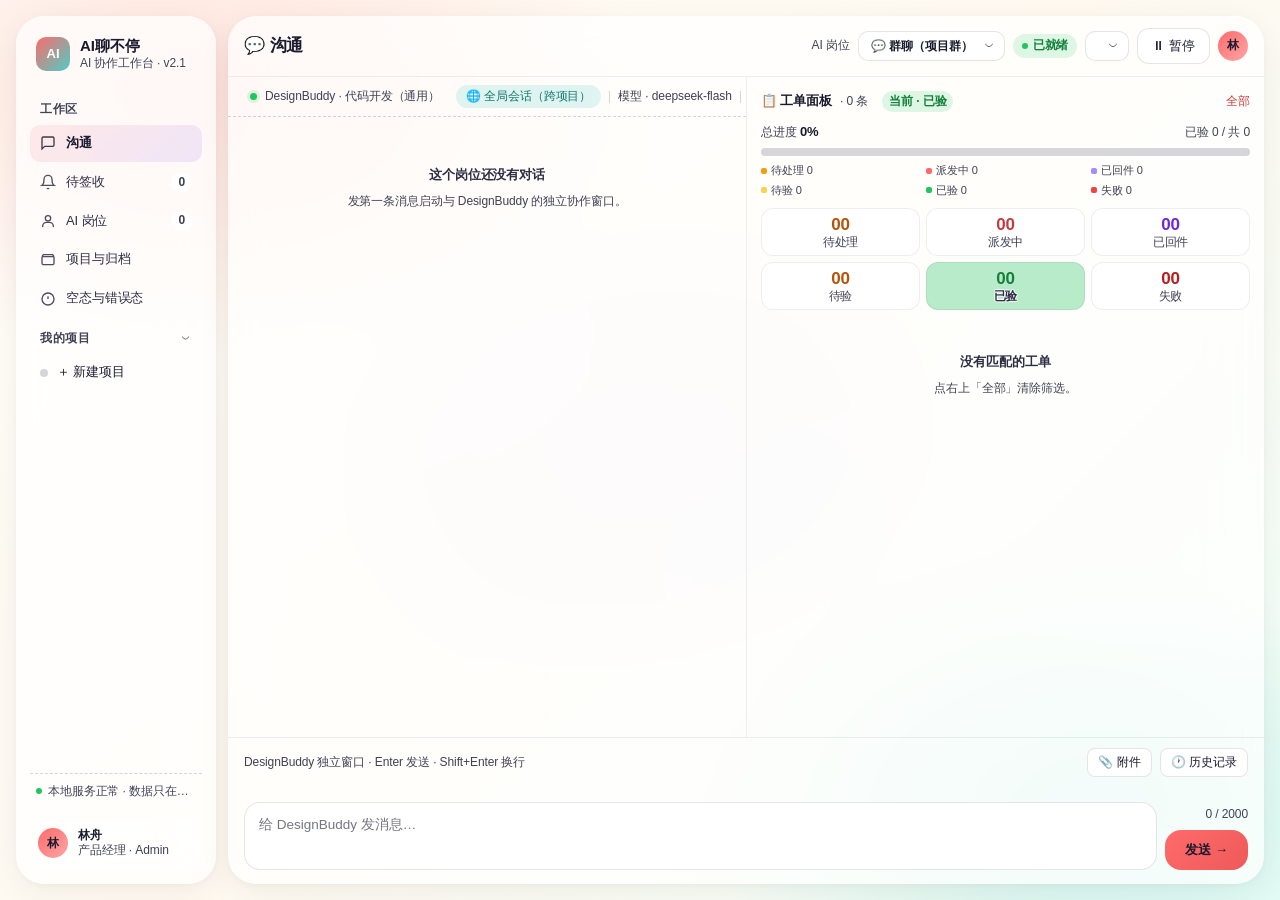
<file: web_flow/index.html>
﻿<!doctype html>
<html lang="zh-CN">
<head>
<meta charset="utf-8">
<meta name="viewport" content="width=device-width,initial-scale=1">
<title>AI聊不停 · AI 协作工作台</title>
<meta name="description" content="AI聊不停 · 群聊驱动的人机协作工作台（演示版，虚构数据）">
<link rel="stylesheet" href="theme.css">
<link rel="stylesheet" href="app.css">
</head>
<body>

<div class="app">
  <aside class="panel side" aria-label="侧边导航">
    <div class="brand">
      <div class="logo">AI</div>
      <div>
        <div class="nm">AI聊不停</div>
        <div class="sb">AI 协作工作台 · v2.1</div>
      </div>
    </div>
    <div class="nav" id="nav"></div>
    <div class="foot"><span class="d"></span><span class="tx">本地服务正常 · 数据只在本机</span></div>
    <div class="user-row">
      <div class="av">林</div>
      <div class="info">
        <div class="n">林舟</div>
        <div class="r">产品经理 · Admin</div>
      </div>
    </div>
  </aside>

  <main class="panel main" id="main"></main>
</div>

<div class="modal" id="modal"></div>
<div class="toast" id="toast" role="status" aria-live="polite"></div>

<script src="api.js?v=20261114-wkflow5"></script>
<script src="app.js?v=20261114-wkflow5"></script>
</body>
</html>
</file>
<file: web_flow/theme.css>
/* ===================================================================
   AI聊不停 · Organic Flow 主题层（前端版 v1 · 2026-11-13）
   -------------------------------------------------------------------
   来源：交付_20261113_UIUX改版/style.merged.css（v3.2~v3.9 收口结论已烘焙，
        不再需要 !important 覆盖层）
   约束：:root 外零十六进制；颜色 / 字号 / 圆角 / 阴影 / 间距均走变量。
   用法：<link rel="stylesheet" href="theme.css"> 本地同目录，离线可用。
   =================================================================== */
:root{
  /* ---- 底色 ---- */
  --white:#FFFFFF;
  --bg:#FFFEF7;
  --bg-alt:#FFF9F0;
  --bg-third:#F0FFF8;

  /* ---- 文本 ---- */
  --ink:#1A1A2E;
  --ink-2:#2D2D44;
  --ink-deep:#3C3C4A;
  --muted:#414154;

  /* ---- 品牌主色 ---- */
  --coral:#FF6B6B;
  --coral-hover:#EE5A5A;
  --coral-light:#FFA5A5;
  --coral-soft:rgba(255,107,107,.12);
  --coral-deep:#C43D3D;
  --teal:#4ECDC4;
  --teal-soft:rgba(78,205,196,.18);
  --teal-deep:#0F766E;
  --lavender:#A78BFA;
  --lavender-soft:rgba(167,139,250,.18);
  --violet-deep:#6D28D9;
  --peach:#FFE66D;
  --peach-soft:rgba(255,230,109,.25);

  /* ---- 语义色（浅底 + 深字一档）---- */
  --success:#22C55E;
  --success-soft:rgba(34,197,94,.15);
  --green-deep:#15803D;
  --warning:#F59E0B;
  --warning-soft:rgba(245,158,11,.18);
  --amber-deep:#B45309;
  --danger:#EF4444;
  --danger-soft:rgba(239,68,68,.15);
  --red-deep:#B91C1C;

  /* ---- 聊天气泡（加深珊瑚，保白字 5.4:1）---- */
  --bubble-1:#C24A4A;
  --bubble-2:#AD3B3B;

  /* ---- 面与线 ---- */
  --surface:rgba(255,255,255,.72);
  --surface-solid:rgba(255,255,255,.95);
  --surface-hover:rgba(255,255,255,.6);
  --surface-dim:rgba(255,255,255,.45);
  --line:rgba(26,26,46,.07);
  --line-2:rgba(92,92,114,.16);
  --line-dash:rgba(92,92,114,.25);
  --veil:rgba(26,26,46,.38);

  /* ---- 圆角 ---- */
  --radius-xs:8px;
  --radius-s:12px;
  --radius-m:16px;
  --radius-l:22px;
  --radius-xl:28px;
  --radius-pill:999px;

  /* ---- 阴影 ---- */
  --shadow-soft:0 8px 32px rgba(26,26,46,.06),0 2px 8px rgba(26,26,46,.04);
  --shadow-card:0 1px 4px rgba(26,26,46,.05);
  --shadow-pop:0 24px 64px rgba(26,26,46,.22);
  --shadow-focus:0 0 0 3px rgba(255,107,107,.18);

  /* ---- 字号（下限 12px）---- */
  --fs-12:12px;
  --fs-13:13px;
  --fs-bubble:13.5px;
  --fs-14:14px;
  --fs-15:15px;
  --fs-17:17px;
  --fs-18:18px;
  --fs-20:20px;
  --fs-24:24px;
  --fs-32:32px;

  /* ---- 间距 ---- */
  --sp-1:4px;
  --sp-2:8px;
  --sp-3:12px;
  --sp-4:16px;
  --sp-5:20px;
  --sp-6:24px;
  --sp-8:32px;

  /* ---- 布局 ---- */
  --side-w:220px;
  --rail-w:clamp(320px,26vw,390px);

  /* ---- 动效 ---- */
  --ease:cubic-bezier(.32,.72,.24,1);
  --dur:.18s;
}

/* ===== 基础重置 ===== */
*{box-sizing:border-box}
html,body{height:100%;margin:0}
body{
  color:var(--ink);
  font-family:"Noto Sans SC","Source Han Sans SC","HarmonyOS Sans SC","Segoe UI","PingFang SC","Microsoft YaHei",sans-serif;
  font-size:var(--fs-13);
  font-weight:400;
  line-height:1.6;
  letter-spacing:-.008em;
  -webkit-font-smoothing:antialiased;
  background:
    radial-gradient(ellipse 60% 50% at 15% 10%,rgba(255,107,107,.18) 0%,transparent 60%),
    radial-gradient(ellipse 50% 45% at 85% 90%,rgba(78,205,196,.22) 0%,transparent 60%),
    radial-gradient(ellipse 40% 40% at 50% 50%,rgba(167,139,250,.1) 0%,transparent 70%),
    linear-gradient(135deg,var(--bg),var(--bg-alt),var(--bg-third));
  background-attachment:fixed;
  padding:var(--sp-4);
  overflow:hidden;
}
button,input,select,textarea{font-family:inherit;font-size:inherit;color:var(--ink);border:none;background:none}
button{cursor:pointer}
textarea{cursor:text}
a{color:inherit;text-decoration:none}
h1,h2,h3,h4,p{margin:0}
ul{margin:0;padding-left:18px}
svg{flex:none}
::selection{background:var(--coral-soft);color:var(--ink)}
:focus-visible{outline:none;box-shadow:var(--shadow-focus);border-radius:var(--radius-xs)}

.num,.tid,.dtid,.td{font-variant-numeric:tabular-nums}
.muted,.hint,.ts,.lb,.sb,.att,.meta-row .att,.foot{
  text-shadow:1px 0 0 rgba(255,255,255,.9),-1px 0 0 rgba(255,255,255,.9),0 1px 0 rgba(255,255,255,.9),0 -1px 0 rgba(255,255,255,.9);
}

/* 滚动条：细、低对比 */
*::-webkit-scrollbar{width:8px;height:8px}
*::-webkit-scrollbar-thumb{background:rgba(92,92,114,.18);border-radius:var(--radius-pill)}
*::-webkit-scrollbar-thumb:hover{background:rgba(92,92,114,.32)}
*::-webkit-scrollbar-track{background:transparent}

/* ===== 面板 ===== */
.panel{
  background:var(--surface);
  border-radius:var(--radius-xl);
  backdrop-filter:blur(24px);
  -webkit-backdrop-filter:blur(24px);
  box-shadow:var(--shadow-soft);
  overflow:hidden;
  display:flex;
  flex-direction:column;
  min-height:0;
  min-width:0;
}

/* ===== 状态 chip：全局药丸（实底 + 深一档字）===== */
.cp{
  display:inline-block;
  border-radius:var(--radius-pill);
  padding:2px 10px;
  border:none;
  font-size:var(--fs-12);
  font-weight:600;
  line-height:1.5;
  text-align:center;
  white-space:nowrap;
  vertical-align:middle;
  background:var(--lavender-soft);
  color:var(--violet-deep);
}
.cp-p{background:var(--warning-soft);color:var(--amber-deep)}
.cp-d{background:var(--coral-soft);color:var(--coral-deep)}
.cp-r{background:var(--lavender-soft);color:var(--violet-deep)}
.cp-v{background:var(--peach-soft);color:var(--amber-deep)}
.cp-x{background:var(--success-soft);color:var(--green-deep)}
.cp-f{background:var(--danger-soft);color:var(--red-deep)}

/* ===== 轻量 badge（圆点/图标 + 文字）===== */
.badge{
  display:inline-flex;
  align-items:center;
  gap:4px;
  font-size:var(--fs-12);
  font-weight:600;
  padding:2px 9px;
  border-radius:var(--radius-pill);
  white-space:nowrap;
}
.badge.wait{background:var(--warning-soft);color:var(--amber-deep)}
.badge.sign{background:var(--coral-soft);color:var(--coral-deep)}
.badge.doing{background:var(--teal-soft);color:var(--teal-deep)}
.badge.done{background:var(--success-soft);color:var(--green-deep)}
.badge.fail{background:var(--danger-soft);color:var(--red-deep)}
.badge.pause{background:var(--warning-soft);color:var(--amber-deep)}

/* ===== 通用按钮 ===== */
.btn{
  display:inline-flex;
  align-items:center;
  justify-content:center;
  gap:6px;
  padding:8px 14px;
  border-radius:var(--radius-s);
  font-size:var(--fs-13);
  font-weight:500;
  background:var(--surface-solid);
  border:1px solid var(--line-2);
  color:var(--ink);
  transition:background var(--dur) var(--ease),border-color var(--dur) var(--ease),color var(--dur) var(--ease),transform var(--dur) var(--ease);
}
.btn:hover{background:var(--white);border-color:var(--line-dash)}
.btn:active{transform:translateY(1px)}
.btn.ghost{background:transparent;border-color:transparent;color:var(--muted)}
.btn.ghost:hover{background:var(--surface-hover);color:var(--ink)}
.btn.pri{background:linear-gradient(135deg,var(--coral),var(--coral-hover));color:var(--ink);font-weight:600;border-color:transparent}
.btn.pri:hover{filter:brightness(1.04)}
.btn.dng{color:var(--red-deep);border-color:rgba(239,68,68,.25);background:var(--danger-soft)}
.btn.dng:hover{background:rgba(239,68,68,.2)}
.btn:disabled,.btn[disabled]{
  opacity:.45;
  cursor:not-allowed;
  filter:grayscale(.3);
  transform:none;
}

/* ===== 分区标题 ===== */
.sec-h{
  display:flex;
  align-items:center;
  gap:8px;
  font-size:var(--fs-12);
  font-weight:700;
  color:var(--ink-2);
  letter-spacing:.03em;
}
.sec-h .more{margin-left:auto;font-size:var(--fs-12);font-weight:500;color:var(--coral-deep);cursor:pointer}

/* ===== 时间线 ===== */
.tl{display:flex;flex-direction:column;gap:0}
.tl .te{display:flex;gap:10px;position:relative;padding-bottom:14px}
.tl .te:last-child{padding-bottom:0}
.tl .te .d{
  width:9px;height:9px;border-radius:50%;
  background:rgba(92,92,114,.25);
  margin-top:5px;flex:none;
  position:relative;z-index:1;
}
.tl .te::before{
  content:"";position:absolute;left:4px;top:12px;bottom:0;
  width:1px;background:var(--line-dash);
}
.tl .te:last-child::before{display:none}
.tl .te.ok .d{background:var(--coral)}
.tl .te.now .d{background:var(--teal)}
.tl .te .tt{font-size:var(--fs-13);font-weight:600}
.tl .te .tm{font-size:var(--fs-12);color:var(--muted)}

/* ===== 附件条 ===== */
.att{
  display:flex;align-items:center;gap:8px;
  padding:8px 10px;
  border-radius:var(--radius-s);
  background:var(--surface-solid);
  border:1px solid var(--line);
  font-size:var(--fs-12);
}
.att .fn{
  width:34px;height:26px;border-radius:var(--radius-xs);
  display:grid;place-items:center;
  font-size:var(--fs-12);font-weight:700;
  background:var(--lavender-soft);color:var(--violet-deep);
}
.att .nm{flex:1;min-width:0;overflow:hidden;text-overflow:ellipsis;white-space:nowrap;font-weight:500}
.att .sz{color:var(--muted)}

/* ===== 空态（内联）===== */
.empty-inline{
  display:flex;flex-direction:column;align-items:center;justify-content:center;
  gap:6px;padding:var(--sp-8) var(--sp-4);
  color:var(--muted);text-align:center;font-size:var(--fs-12);
}
.empty-inline .t{font-size:var(--fs-13);font-weight:600;color:var(--ink-2)}
</file>
<file: web_flow/app.css>
/* ===================================================================
   AI聊不停 · 布局与组件（前端版 v1 · 2026-11-13）
   依赖 theme.css；:root 外零十六进制。
   =================================================================== */

/* ===== 外壳 ===== */
.app{
  display:grid;
  grid-template-columns:var(--side-w) minmax(0,1fr);
  gap:var(--sp-3);
  height:calc(100vh - var(--sp-8));
  min-height:0;
}

/* ===== 左栏 ===== */
.side{padding:18px 14px;gap:var(--sp-3)}
.side .brand{display:flex;align-items:center;gap:10px;padding:2px 6px 4px}
.side .brand .logo{
  width:34px;height:34px;border-radius:10px;
  background:linear-gradient(135deg,var(--coral),var(--teal));
  display:grid;place-items:center;
  color:var(--white);font-weight:700;font-size:var(--fs-13);
}
.side .brand .nm{font-weight:600;font-size:var(--fs-15);line-height:1.35}
.side .brand .sb{font-size:var(--fs-12);color:var(--muted);line-height:1.3}

.side .nav{display:flex;flex-direction:column;gap:2px;flex:1;min-height:0;overflow:auto;margin-top:2px}
.side .lb{
  font-size:var(--fs-12);color:var(--muted);font-weight:600;
  letter-spacing:.06em;padding:10px 10px 4px;
}
.side .it{
  display:flex;align-items:center;gap:10px;
  padding:8px 10px;border-radius:10px;
  font-size:var(--fs-13);color:var(--ink-2);cursor:pointer;
  transition:background var(--dur) var(--ease),color var(--dur) var(--ease);
  min-width:0;
}
.side .it:hover{background:var(--surface-hover)}
.side .it.on{
  background:linear-gradient(135deg,var(--coral-soft),var(--lavender-soft));
  color:var(--ink);font-weight:600;
}
.side .it .ic{width:16px;height:16px;flex:none;opacity:.85}
.side .it .tx{flex:1;min-width:0;overflow:hidden;text-overflow:ellipsis;white-space:nowrap}
.side .it .cnt{
  font-size:var(--fs-12);font-weight:600;color:var(--muted);
  background:var(--surface-solid);padding:0 7px;border-radius:var(--radius-pill);
}
.side .it .cnt.hot{background:var(--coral-soft);color:var(--coral-deep)}

.side .pj{
  display:flex;align-items:center;gap:9px;
  padding:8px 10px;border-radius:10px;
  font-size:var(--fs-13);cursor:pointer;min-width:0;
  transition:background var(--dur) var(--ease);
}
.side .pj:hover{background:var(--surface-hover)}
.side .pj.on{
  background:linear-gradient(135deg,var(--coral-soft),rgba(255,255,255,.7));
  font-weight:600;
}
.side .pj .dot{width:8px;height:8px;border-radius:50%;background:var(--teal);flex:none}
.side .pj .dot.pause{background:var(--warning)}
.side .pj .nm2{flex:1;min-width:0;overflow:hidden;text-overflow:ellipsis;white-space:nowrap}
.side .pj .cnt2{font-size:var(--fs-12);color:var(--muted);background:var(--surface-solid);padding:0 6px;border-radius:var(--radius-pill)}

.side .foot{
  display:flex;align-items:center;gap:6px;
  font-size:var(--fs-12);color:var(--muted);
  padding:8px 6px;border-top:1px dashed var(--line-dash);
}
.side .foot .d{width:6px;height:6px;border-radius:50%;background:var(--success);flex:none}
.side .foot .tx{min-width:0;overflow:hidden;text-overflow:ellipsis;white-space:nowrap}
.side .user-row{
  display:flex;align-items:center;gap:10px;
  padding:7px 8px;border-radius:12px;background:var(--surface-dim);
}
.side .user-row .av{
  width:30px;height:30px;border-radius:50%;flex:none;
  background:linear-gradient(135deg,var(--coral),var(--coral-light));
  display:grid;place-items:center;color:var(--ink);
  font-size:var(--fs-12);font-weight:700;
}
.side .user-row .info{min-width:0}
.side .user-row .n{font-size:var(--fs-12);font-weight:600;line-height:1.3}
.side .user-row .r{font-size:var(--fs-12);color:var(--muted);line-height:1.3}

/* ===== 主区与视图 ===== */
.main{overflow:hidden}
.view{display:flex;flex-direction:column;height:100%;min-height:0;min-width:0}

.headbar{
  display:flex;align-items:center;gap:var(--sp-3);
  padding:13px var(--sp-5);
  border-bottom:1px solid var(--line);
  flex-wrap:nowrap;min-width:0;flex:none;
}
.headbar .t{
  display:flex;align-items:center;gap:8px;
  font-weight:700;font-size:var(--fs-17);
  flex:1 1 auto;min-width:0;overflow:hidden;white-space:nowrap;
}
.headbar .t>.ct{
  font-size:var(--fs-13);font-weight:600;color:var(--coral-deep);
  background:var(--coral-soft);padding:2px 10px;
  border-radius:var(--radius-pill);
  max-width:200px;overflow:hidden;text-overflow:ellipsis;white-space:nowrap;flex:none;
}
.headbar .t .sub{font-size:var(--fs-12);font-weight:400;color:var(--muted)}
.headbar .tools{display:flex;align-items:center;gap:8px;flex:none;flex-wrap:nowrap}
.headbar .tools>*{flex:none;white-space:nowrap}
.headbar .uava{
  width:30px;height:30px;border-radius:50%;flex:none;
  background:linear-gradient(135deg,var(--coral),var(--coral-light));
  display:grid;place-items:center;color:var(--ink);
  font-size:var(--fs-12);font-weight:700;
}

/* 原生 select 统一外观（箭头为内联 SVG，避免 url() 里出现色值）*/
.sel{position:relative;display:inline-flex;align-items:center;min-width:0}
.sel select{
  appearance:none;-webkit-appearance:none;
  padding:7px 30px 7px 12px;
  border-radius:10px;
  background:var(--surface-solid);
  border:1px solid var(--line-2);
  font-size:var(--fs-12);
  color:var(--ink);
  cursor:pointer;
  max-width:180px;text-overflow:ellipsis;white-space:nowrap;
  transition:border-color var(--dur) var(--ease),background var(--dur) var(--ease);
}
.sel select:hover{background:var(--white);border-color:var(--line-dash)}
.sel select:focus{border-color:var(--coral);box-shadow:var(--shadow-focus)}
.sel .chev{
  position:absolute;right:9px;width:14px;height:14px;
  color:var(--muted);pointer-events:none;
  transition:transform var(--dur) var(--ease);
}
.sel select:focus+.chev{transform:rotate(180deg)}

/* ===== 聊天 ===== */
.chat-body{
  display:grid;
  grid-template-columns:minmax(0,1fr) minmax(0,50%);
  flex:1;min-height:0;min-width:0;
}
.stream{display:flex;flex-direction:column;min-height:0;min-width:0}
.sbar{
  display:flex;align-items:center;gap:8px;
  padding:8px 22px;border-bottom:1px dashed var(--line-dash);
  font-size:var(--fs-12);color:var(--muted);
  flex:none;overflow:hidden;white-space:nowrap;
}
.sbar > span{flex:none;white-space:nowrap}
@media (max-width:1400px){
  .sbar > span:nth-last-child(1){display:none}
  .sbar > span:nth-last-child(2){display:none}
}
@media (max-width:1240px){
  .sbar > span:nth-last-child(3){display:none}
  .sbar > span:nth-last-child(4){display:none}
}
.sbar .ld{
  width:7px;height:7px;border-radius:50%;flex:none;
  background:var(--success);box-shadow:0 0 0 3px var(--success-soft);
}
.sbar .sp{width:1px;height:12px;background:var(--line-dash);flex:none}

.feed{flex:1;min-height:0;overflow:auto;padding:18px 22px;display:flex;flex-direction:column;gap:14px}

.msg{display:flex;gap:12px;align-items:flex-start;min-width:0}
.msg .av{
  width:36px;height:36px;border-radius:50%;flex:none;
  display:grid;place-items:center;
  font-size:var(--fs-13);font-weight:700;
  color:var(--ink);
  background:linear-gradient(135deg,var(--lavender),var(--teal));
}
.msg.me .av{background:linear-gradient(135deg,var(--coral),var(--coral-light))}
.msg .body{flex:1;min-width:0}
.msg .meta{display:flex;align-items:center;gap:8px;margin-bottom:4px}
.msg .meta .n{font-weight:600;font-size:var(--fs-13)}
.msg .meta .ts{font-size:var(--fs-12);color:var(--muted)}
.msg .bubble{
  padding:10px 14px;border-radius:14px;
  background:var(--surface-solid);
  font-size:var(--fs-bubble);line-height:1.58;
  max-width:88%;box-shadow:var(--shadow-card);
  border-top-left-radius:4px;
  display:inline-block;
  word-break:break-word;
}
.msg.ai .bubble{background:linear-gradient(135deg,rgba(167,139,250,.15),rgba(255,255,255,.92))}
.msg.me{flex-direction:row-reverse}
.msg.me .body{display:flex;flex-direction:column;align-items:flex-end}
.msg.me .meta{flex-direction:row-reverse}
.msg.me .bubble{
  border-top-left-radius:14px;border-top-right-radius:4px;
  background:linear-gradient(135deg,var(--bubble-1),var(--bubble-2));
  color:var(--white);
}
.msg .bubble ul{margin:4px 0 0;padding-left:18px}
.msg .bubble li{margin:2px 0}
.msg .meta-row{display:flex;gap:8px;align-items:center;font-size:var(--fs-12);color:var(--muted);margin-bottom:6px}

.msg.sys{justify-content:center}
.msg.sys .bubble{
  background:var(--surface-dim);border:1px dashed var(--line-dash);
  color:var(--muted);font-size:var(--fs-12);
  padding:4px 14px;border-radius:var(--radius-pill);
  max-width:none;box-shadow:none;
}
.msg.sys .sys-ts{margin-left:8px;padding-left:8px;border-left:1px solid var(--line-dash);font-size:var(--fs-11,11px);opacity:.85;white-space:nowrap}

.msg.card .bubble{
  padding:14px;display:block;max-width:100%;
  background:linear-gradient(135deg,rgba(255,255,255,.95),rgba(167,139,250,.12));
  border:1px solid rgba(167,139,250,.3);
  border-radius:var(--radius-m);
}
.msg.card .bubble.urg{background:linear-gradient(135deg,var(--coral-soft),rgba(255,255,255,.95));border-color:rgba(255,107,107,.4)}
.card-head{display:flex;align-items:center;gap:8px;margin-bottom:8px}
.card-head .tag{
  font-size:var(--fs-12);font-weight:700;
  padding:1px 9px;border-radius:var(--radius-pill);
  background:var(--coral-soft);color:var(--coral-deep);
}
.card-head .tid{font-size:var(--fs-12);color:var(--muted);background:var(--surface-dim);padding:1px 8px;border-radius:var(--radius-xs)}
.card-title{font-weight:600;font-size:var(--fs-14);margin-bottom:5px}
.card-sum{font-size:var(--fs-13);color:var(--ink-2);line-height:1.65;margin-bottom:10px}
.card-acts{display:flex;gap:8px;flex-wrap:wrap}
.card-acts .btn{padding:6px 12px;border-radius:var(--radius-xs);font-size:var(--fs-12)}
.card-acts .btn.ok{background:linear-gradient(135deg,var(--coral),var(--coral-hover));color:var(--ink);font-weight:600;border-color:transparent}

/* 输入区 */
.composer{
  flex:none;padding:12px var(--sp-5) 16px;
  border-top:1px solid var(--line);
  display:flex;flex-direction:column;gap:9px;
}
.composer .t1{display:flex;align-items:center;gap:8px;min-width:0;overflow:hidden;white-space:nowrap}
.composer .t1 .hi{font-size:var(--fs-12);color:var(--muted);overflow:hidden;text-overflow:ellipsis}
.composer .t1 .sel select{max-width:220px}
.composer .t1 .sp{flex:1}
.composer .t1 .btn{padding:5px 10px;border-radius:var(--radius-xs);font-size:var(--fs-12)}
.composer .row{display:flex;gap:8px;align-items:flex-end}
.composer textarea{
  flex:1;min-height:52px;max-height:160px;
  padding:12px 14px;border-radius:var(--radius-m);
  border:1px solid var(--line-2);background:var(--surface-solid);
  resize:none;font-size:var(--fs-bubble);line-height:1.55;
  transition:border-color var(--dur) var(--ease),box-shadow var(--dur) var(--ease);
}
.composer textarea:focus{outline:none;border-color:var(--coral);box-shadow:var(--shadow-focus)}
.composer textarea::placeholder{color:var(--muted);opacity:.72}
.composer .col{display:flex;flex-direction:column;align-items:flex-end;gap:6px}
.composer .ch{font-size:var(--fs-12);color:var(--muted);font-variant-numeric:tabular-nums}
.composer .send{
  padding:11px 20px;border-radius:var(--radius-m);
  background:linear-gradient(135deg,var(--coral),var(--coral-hover));
  color:var(--ink);font-weight:600;font-size:var(--fs-13);
  display:flex;align-items:center;gap:6px;
  transition:filter var(--dur) var(--ease),transform var(--dur) var(--ease);
}
.composer .send:hover{filter:brightness(1.05)}
.composer .send:active{transform:translateY(1px)}
.composer .send:disabled{opacity:.5;cursor:not-allowed;filter:none}

/* ===== 右侧栏（通用）===== */
.rail{
  border-left:1px solid var(--line);
  display:flex;flex-direction:column;
  min-height:0;min-width:0;
  padding:14px 14px 0;
}
.rail .rh{
  display:flex;align-items:center;gap:8px;
  font-size:var(--fs-13);font-weight:700;
  margin-bottom:10px;flex:none;
}
.rail .rh .cnt{font-size:var(--fs-12);font-weight:500;color:var(--muted)}
.rail .scroll{flex:1;min-height:0;overflow:auto;padding-bottom:14px;display:flex;flex-direction:column;gap:10px}

/* 状态计数格 */
.score{display:grid;grid-template-columns:repeat(3,1fr);gap:6px;margin-bottom:10px;flex:none}
.score .cel{
  background:var(--surface-solid);border:1px solid var(--line);
  border-radius:var(--radius-s);padding:6px 2px 5px;text-align:center;cursor:pointer;
  transition:border-color var(--dur) var(--ease),background var(--dur) var(--ease);
}
.score .cel:hover{border-color:var(--line-dash);background:var(--white)}
.score .cel .nm{font-size:var(--fs-17);font-weight:700;line-height:1.15;font-variant-numeric:tabular-nums}
.score .cel .lb{font-size:var(--fs-12);color:var(--muted);line-height:1.3}
.score .cel.on{background:linear-gradient(135deg,var(--coral-soft),var(--lavender-soft));border-color:transparent;box-shadow:0 0 0 1px var(--coral) inset}
.score .cel.lp .nm{color:var(--amber-deep)}
.score .cel.ld .nm{color:var(--coral-deep)}
.score .cel.lr .nm{color:var(--violet-deep)}
.score .cel.lv .nm{color:var(--amber-deep)}
.score .cel.lx .nm{color:var(--green-deep)}
.score .cel.lf .nm{color:var(--red-deep)}

/* v2.6 环节变色：只有「当前环节」那格变色（其余保持白底），无色块边框、不放大 */
.score .cel.live.lp{background:rgba(245,158,11,.40)}
.score .cel.live.ld{background:rgba(255,107,107,.36)}
.score .cel.live.lr{background:rgba(167,139,250,.36)}
.score .cel.live.lv{background:rgba(255,214,10,.50)}
.score .cel.live.lx{background:rgba(34,197,94,.32)}
.score .cel.live.lf{background:rgba(239,68,68,.32)}
.score .cel.live .nm{font-weight:800}
.score .cel.live .lb{color:var(--ink-2);font-weight:600}

/* 总进度条（方案 A）：分段堆叠 + 图例 */
.pg{margin:0 0 9px}
.pg .top{display:flex;justify-content:space-between;align-items:baseline;font-size:var(--fs-12);color:var(--muted);margin-bottom:5px}
.pg .top b{font-size:var(--fs-13);color:var(--ink);font-weight:800}
.pg .bar{display:flex;height:8px;border-radius:999px;overflow:hidden;background:var(--surface-hover,#F1F0F5)}
.pg .bar i{display:block;height:100%}
.pg .bar i.lp{background:var(--warning)}
.pg .bar i.ld{background:var(--coral)}
.pg .bar i.lr{background:#A78BFA}
.pg .bar i.lv{background:#FBD34D}
.pg .bar i.lx{background:var(--success)}
.pg .bar i.lf{background:var(--danger)}
.pg .bar i.none{background:var(--line-dash)}
.pg .lg{display:grid;grid-template-columns:repeat(3,1fr);gap:2px 6px;margin-top:6px;font-size:var(--fs-11,11px);color:var(--muted)}
.pg .lg span{display:inline-flex;align-items:center;gap:4px;white-space:nowrap}
.pg .lg em{width:6px;height:6px;border-radius:2px;display:inline-block;flex:none}
.pg .lg em.lp{background:var(--warning)}
.pg .lg em.ld{background:var(--coral)}
.pg .lg em.lr{background:#A78BFA}
.pg .lg em.lv{background:#FBD34D}
.pg .lg em.lx{background:var(--success)}
.pg .lg em.lf{background:var(--danger)}
.rail .rh .stage-now{margin-left:6px;padding:1px 7px;border-radius:999px;font-size:var(--fs-12);font-weight:700;white-space:nowrap;background:var(--coral-soft);color:var(--coral-deep)}
.rail .rh .stage-now.cp-d{background:var(--coral-soft);color:var(--coral-deep)}
.rail .rh .stage-now.cp-v{background:var(--peach-soft);color:var(--amber-deep)}
.rail .rh .stage-now.cp-r{background:var(--lavender-soft);color:var(--violet-deep)}
.rail .rh .stage-now.cp-p{background:var(--warning-soft);color:var(--amber-deep)}
.rail .rh .stage-now.cp-x{background:var(--success-soft);color:var(--green-deep)}
.rail .rh .stage-now.cp-f{background:var(--danger-soft);color:var(--red-deep)}

/* 工单列表 */
.tlist{display:flex;flex-direction:column;gap:8px;min-height:0}
.ti{
  background:var(--surface-solid);border:1px solid var(--line);
  border-radius:var(--radius-s);padding:9px 11px;cursor:pointer;
  transition:border-color var(--dur) var(--ease),background var(--dur) var(--ease),transform var(--dur) var(--ease);
}
.ti:hover{border-color:var(--line-dash);background:var(--white);transform:translateY(-1px)}
.ti.on{border-color:var(--coral);box-shadow:0 0 0 1px var(--coral) inset}
.ti .ln1{display:flex;align-items:center;gap:8px;margin-bottom:3px}
.ti .td{width:112px;flex:none;font-size:var(--fs-12);color:var(--muted);overflow:hidden;text-overflow:ellipsis;white-space:nowrap}
.ti .tt{font-size:var(--fs-13);font-weight:600;line-height:1.45;margin-bottom:3px;
  overflow:hidden;text-overflow:ellipsis;white-space:nowrap}
.ti .mt{display:flex;justify-content:space-between;gap:8px;font-size:var(--fs-12);color:var(--muted)}
.ti .mt span:first-child{overflow:hidden;text-overflow:ellipsis;white-space:nowrap}

/* ===== 工单详情 ===== */
.view-ticket .scroll{flex:1;min-height:0;overflow:auto;padding:var(--sp-5) var(--sp-6) var(--sp-8)}
.ticket-page{max-width:880px;margin:0 auto;display:flex;flex-direction:column;gap:var(--sp-4)}
/* 头部合并为一张头卡：标题区 / 元信息 / 操作区 */
.tk-head{
  background:var(--surface-solid);
  border:1px solid var(--line);
  border-radius:var(--radius-l);
  padding:var(--sp-4) var(--sp-5);
}
.tk-top{display:grid;grid-template-columns:minmax(0,1fr) 220px;gap:var(--sp-5);align-items:start}
.tk-main{min-width:0;align-self:center}
.tk-head .tid{font-size:var(--fs-12);color:var(--muted)}
.tk-head .title{font-size:var(--fs-20);font-weight:700;line-height:1.4;margin:2px 0 8px}
.tk-meta{display:flex;flex-direction:column;gap:5px;font-size:var(--fs-12);min-width:0}
.tk-meta .row{display:flex;justify-content:space-between;gap:12px}
.tk-meta .k{color:var(--muted);flex:none}
.tk-meta .v{font-weight:600;text-align:right;overflow:hidden;text-overflow:ellipsis;white-space:nowrap}
.tk-acts{
  display:flex;justify-content:flex-end;align-items:center;gap:8px;
  margin-top:var(--sp-4);padding-top:var(--sp-3);
  border-top:1px dashed var(--line-dash);
}
.tk-note{font-size:var(--fs-12);font-weight:600;color:var(--green-deep)}
.headbar .t .sep{color:var(--line-dash);font-weight:400;margin:0 2px}

.sec{background:var(--surface-solid);border:1px solid var(--line);border-radius:var(--radius-l);padding:var(--sp-4) var(--sp-5)}
.sec h4{font-size:var(--fs-13);font-weight:700;margin-bottom:12px;display:flex;align-items:center;gap:6px}
.sec h4 .r{margin-left:auto;font-size:var(--fs-12);font-weight:500;color:var(--muted)}

.tl-step{display:flex;align-items:center;gap:10px;padding:7px 0;font-size:var(--fs-13);border-bottom:1px dashed var(--line-dash)}
.tl-step:last-child{border-bottom:none}
.tl-step .dot{width:9px;height:9px;border-radius:50%;background:var(--coral);flex:none}
.tl-step .dot.s2{background:var(--teal)}
.tl-step .dot.s3{background:var(--lavender)}
.tl-step .dot.s4{background:var(--coral);box-shadow:0 0 0 3px var(--coral-soft)}
.tl-step .t{flex:1;min-width:0}
.tl-step .ts{font-size:var(--fs-12);color:var(--muted);font-variant-numeric:tabular-nums}

.summary-box{
  background:linear-gradient(135deg,rgba(255,255,255,.9),rgba(78,205,196,.1));
  border:1px solid rgba(78,205,196,.28);
  border-radius:var(--radius-m);
  padding:12px 14px;font-size:var(--fs-13);line-height:1.8;
}
.summary-box .tag{display:block;font-size:var(--fs-12);font-weight:600;color:var(--teal-deep);margin-bottom:6px}
.summary-box ul{margin-top:6px;padding-left:18px}
.summary-box li{margin:2px 0}

.origin-task{
  background:var(--surface-dim);
  border-left:3px solid var(--coral);
  border-radius:var(--radius-xs);
  padding:10px 14px;font-size:var(--fs-13);line-height:1.8;
}
.origin-task .from{font-size:var(--fs-12);color:var(--muted);margin-bottom:4px}
.atts{display:grid;grid-template-columns:repeat(auto-fill,minmax(220px,1fr));gap:8px}
.plain-note{font-size:var(--fs-13);color:var(--muted);text-align:center;padding:var(--sp-4);background:var(--surface-dim);border-radius:var(--radius-m)}

/* ===== 待签收 ===== */
.view-split{display:grid;grid-template-columns:minmax(0,1fr) var(--rail-w);flex:1;min-height:0;min-width:0}
.left-col{display:flex;flex-direction:column;min-height:0;min-width:0}
.col-scroll{min-height:0;overflow:auto;padding:var(--sp-4) var(--sp-5) var(--sp-8);display:flex;flex-direction:column;gap:var(--sp-3)}
.rail .rh .more{margin-left:auto;font-size:var(--fs-12);font-weight:500;color:var(--coral-deep);cursor:pointer}
.pend-grid{display:grid;grid-template-columns:repeat(auto-fill,minmax(300px,1fr));gap:var(--sp-3)}
.pend-card{
  background:var(--surface-solid);border:1px solid var(--line);
  border-radius:var(--radius-l);padding:14px 16px;
  display:flex;flex-direction:column;gap:8px;
  transition:border-color var(--dur) var(--ease),transform var(--dur) var(--ease);
}
.pend-card:hover{border-color:rgba(255,107,107,.45);transform:translateY(-1px)}
.pend-card.mute{opacity:.6}
.pend-card .top{display:flex;align-items:center;gap:8px}
.pend-card .top .tid{font-size:var(--fs-12);color:var(--muted)}
.pend-card .top .badge{margin-left:auto}
.pend-card .ttl{font-size:var(--fs-14);font-weight:700;line-height:1.45}
.pend-card .ds{font-size:var(--fs-13);color:var(--ink-2);line-height:1.7}
.pend-card .from{display:flex;align-items:center;gap:8px;font-size:var(--fs-12);color:var(--muted)}
.pend-card .from .av{
  width:24px;height:24px;border-radius:50%;display:grid;place-items:center;
  background:linear-gradient(135deg,var(--lavender),var(--teal));
  color:var(--ink);font-size:var(--fs-12);font-weight:700;
}
.pend-card .acts{display:flex;gap:8px;margin-top:2px;flex-wrap:wrap}
.pend-card .acts .btn{font-size:var(--fs-12);padding:6px 12px;border-radius:var(--radius-xs)}

.setting-row{
  display:flex;align-items:center;gap:10px;
  padding:9px 11px;border-radius:var(--radius-s);
  background:var(--surface-solid);border:1px solid var(--line);
  font-size:var(--fs-13);
}
.setting-row .tx{flex:1;min-width:0}
.setting-row .tx .d{display:block;font-size:var(--fs-12);color:var(--muted);line-height:1.4}
.sw{
  width:38px;height:22px;border-radius:var(--radius-pill);flex:none;
  background:rgba(92,92,114,.22);position:relative;cursor:pointer;
  transition:background var(--dur) var(--ease);
}
.sw::after{
  content:"";position:absolute;top:2px;left:2px;
  width:18px;height:18px;border-radius:50%;
  background:var(--white);box-shadow:var(--shadow-card);
  transition:transform var(--dur) var(--ease);
}
.sw.on{background:var(--coral)}
.sw.on::after{transform:translateX(16px)}

/* ===== AI 岗位 ===== */
.ai-grid{display:grid;grid-template-columns:repeat(auto-fill,minmax(280px,1fr));gap:var(--sp-3)}
.ai-card{
  background:var(--surface-solid);border:1px solid var(--line);
  border-radius:var(--radius-l);padding:14px 16px;
  display:flex;flex-direction:column;gap:9px;cursor:pointer;
  transition:border-color var(--dur) var(--ease),box-shadow var(--dur) var(--ease);
}
.ai-card:hover{border-color:var(--line-dash)}
.ai-card.on{border-color:var(--coral);box-shadow:0 0 0 3px var(--coral-soft)}
.ai-card .hd{display:flex;align-items:center;gap:10px}
.ai-card .av{
  width:38px;height:38px;border-radius:14px;flex:none;
  display:grid;place-items:center;
  background:linear-gradient(135deg,var(--lavender),var(--teal));
  color:var(--ink);font-weight:700;font-size:var(--fs-14);
}
.ai-card .av.warm{background:linear-gradient(135deg,var(--coral),var(--peach))}
.ai-card .av.cool{background:linear-gradient(135deg,var(--teal),var(--bg-third))}
.ai-card .who{min-width:0;flex:1}
.ai-card .who .n{display:block;font-size:var(--fs-14);font-weight:700;line-height:1.35}
.ai-card .who .r{display:block;font-size:var(--fs-12);color:var(--muted);line-height:1.35}
.ai-card .status{font-size:var(--fs-12);font-weight:600}
.ai-card .status.on{color:var(--green-deep)}
.ai-card .status.off{color:var(--red-deep)}
.ai-card .status.cfg{color:var(--amber-deep)}
.ai-card .desc{font-size:var(--fs-13);color:var(--ink-2);line-height:1.7}
.ai-card .stats{display:flex;gap:14px;font-size:var(--fs-12);color:var(--muted)}
.ai-card .stats b{color:var(--ink);font-size:var(--fs-13);font-variant-numeric:tabular-nums}
.ai-card .ops{display:flex;gap:8px;margin-top:2px}
.ai-card .ops .btn{font-size:var(--fs-12);padding:6px 12px;border-radius:var(--radius-xs)}

.ai-detail .head{display:flex;align-items:center;gap:10px;margin-bottom:10px}
.ai-detail .head .av{
  width:42px;height:42px;border-radius:14px;flex:none;
  display:grid;place-items:center;
  background:linear-gradient(135deg,var(--lavender),var(--teal));
  color:var(--ink);font-weight:700;
}
.ai-detail .head .n{font-size:var(--fs-15);font-weight:700;line-height:1.35}
.ai-detail .head .r{font-size:var(--fs-12);color:var(--muted)}
.kv{display:flex;justify-content:space-between;gap:10px;font-size:var(--fs-12);padding:3px 0}
.kv .k{color:var(--muted)}
.kv .v{font-weight:600;text-align:right}

/* ===== 项目与归档 ===== */
.tabs{display:flex;gap:4px;padding:0 var(--sp-5) var(--sp-3);flex:none;flex-wrap:wrap}
.tabs .t{
  padding:6px 13px;border-radius:var(--radius-pill);
  font-size:var(--fs-13);color:var(--muted);cursor:pointer;
  display:flex;align-items:center;gap:6px;
  transition:background var(--dur) var(--ease),color var(--dur) var(--ease);
}
.tabs .t:hover{background:var(--surface-hover);color:var(--ink)}
.tabs .t.on{background:var(--surface-solid);color:var(--ink);font-weight:600;box-shadow:var(--shadow-card)}
.tabs .ctn{
  font-size:var(--fs-12);font-weight:600;
  background:var(--coral-soft);color:var(--coral-deep);
  padding:0 6px;border-radius:var(--radius-pill);
}

.pj-grid{display:grid;grid-template-columns:repeat(auto-fill,minmax(272px,1fr));gap:var(--sp-3)}
.pj-card{
  background:var(--surface-solid);border:1px solid var(--line);
  border-radius:var(--radius-l);padding:14px 16px;
  display:flex;flex-direction:column;gap:6px;cursor:pointer;
  transition:border-color var(--dur) var(--ease),box-shadow var(--dur) var(--ease),transform var(--dur) var(--ease);
}
.pj-card:hover{border-color:var(--line-dash);transform:translateY(-1px)}
.pj-card.on{border-color:var(--coral);box-shadow:0 0 0 3px var(--coral-soft)}
.pj-card.arc{opacity:.78;background:var(--surface-dim)}
.pj-card .pico{
  width:34px;height:34px;border-radius:var(--radius-s);
  display:grid;place-items:center;font-weight:700;font-size:var(--fs-13);
  color:var(--ink);background:var(--coral-soft);
}
.pj-card .pico.t1{background:var(--coral-soft)}
.pj-card .pico.t2{background:var(--peach-soft)}
.pj-card .pico.t3{background:var(--teal-soft)}
.pj-card .pico.t4{background:var(--lavender-soft)}
.pj-card .pico.t5{background:var(--success-soft)}
.pj-card .n{font-size:var(--fs-14);font-weight:700;line-height:1.4}
.pj-card .desc{font-size:var(--fs-12);color:var(--ink-2);line-height:1.65;
  display:-webkit-box;-webkit-line-clamp:2;-webkit-box-orient:vertical;overflow:hidden}
.pj-card .row2{display:flex;align-items:center;gap:8px;flex-wrap:wrap}
.pj-card .cnt-chip{font-size:var(--fs-12);color:var(--muted);background:var(--surface-dim);padding:1px 8px;border-radius:var(--radius-pill)}
.pj-card .heads{display:flex;margin-left:0;margin-top:2px;overflow:hidden}
.pj-card .heads .h{
  width:22px;height:22px;border-radius:50%;
  display:grid;place-items:center;
  background:linear-gradient(135deg,var(--coral),var(--coral-light));
  color:var(--ink);font-size:var(--fs-12);font-weight:700;
  border:2px solid var(--white);margin-left:-4px;
}
.pj-card .heads .h.a{background:linear-gradient(135deg,var(--lavender),var(--teal))}
.pj-card .heads .h.more{background:var(--surface-dim);color:var(--ink-2);font-weight:600}
.pj-card .acts{display:flex;gap:8px;margin-top:4px}
.pj-card .acts .btn{font-size:var(--fs-12);padding:6px 12px;border-radius:var(--radius-xs);flex:1}

.pj-detail .top{display:flex;align-items:center;gap:10px;margin-bottom:10px}
.pj-detail .top .ico{
  width:36px;height:36px;border-radius:var(--radius-s);flex:none;
  display:grid;place-items:center;font-weight:700;
  background:var(--coral-soft);color:var(--ink);
}
.pj-detail .top .info{flex:1;min-width:0}
.pj-detail .top .n{font-size:var(--fs-14);font-weight:700;line-height:1.35}
.pj-detail .top .sub{font-size:var(--fs-12);color:var(--muted);line-height:1.4}
.pj-detail .desc{font-size:var(--fs-13);color:var(--ink-2);line-height:1.75;margin-bottom:10px}
.pj-detail h3{font-size:var(--fs-12);font-weight:700;color:var(--ink-2);letter-spacing:.03em;margin:12px 0 8px}
.stats-big{display:grid;grid-template-columns:repeat(3,1fr);gap:8px}
.stats-big .b{background:var(--surface-solid);border:1px solid var(--line);border-radius:var(--radius-s);padding:8px 4px;text-align:center}
.stats-big .b .v{font-size:var(--fs-20);font-weight:700;line-height:1.2;color:var(--teal-deep);font-variant-numeric:tabular-nums}
.stats-big .b.coral .v{color:var(--coral-deep)}
.stats-big .b.lavender .v{color:var(--violet-deep)}
.stats-big .b .l{font-size:var(--fs-12);color:var(--muted)}
.member-list{display:flex;flex-direction:column;gap:6px}
.member-list .m{display:flex;align-items:center;gap:8px;font-size:var(--fs-13)}
.member-list .m .av{
  width:24px;height:24px;border-radius:50%;flex:none;
  display:grid;place-items:center;
  background:linear-gradient(135deg,var(--coral),var(--coral-light));
  color:var(--ink);font-size:var(--fs-12);font-weight:700;
}
.member-list .m.a .av{background:linear-gradient(135deg,var(--lavender),var(--teal))}
.member-list .m .role{margin-left:auto;font-size:var(--fs-12);color:var(--muted)}

/* ===== 空态 / 错误态合辑 ===== */
.states-scroll{flex:1;min-height:0;overflow:auto;padding:var(--sp-2) var(--sp-5) var(--sp-8)}
.section-t{
  display:flex;align-items:center;gap:10px;
  font-size:var(--fs-13);font-weight:700;color:var(--ink-2);
  margin:var(--sp-4) 0 var(--sp-3);
}
.section-t .bar{flex:1;height:1px;background:var(--line-dash)}
.section-t.err{color:var(--red-deep)}
.stages{display:grid;grid-template-columns:repeat(auto-fill,minmax(320px,1fr));gap:var(--sp-3)}
.stage{
  position:relative;
  background:var(--surface-solid);border:1px solid var(--line);
  border-radius:var(--radius-l);
  padding:var(--sp-6) var(--sp-5) var(--sp-5);
  min-height:280px;
  display:flex;flex-direction:column;align-items:center;justify-content:center;
  gap:7px;text-align:center;
}
.stage .lbl{
  position:absolute;top:12px;left:14px;
  font-size:var(--fs-12);color:var(--muted);
  background:var(--surface-dim);padding:1px 9px;border-radius:var(--radius-pill);
}
.stage .ilust{width:130px;height:110px;display:grid;place-items:center;margin-bottom:2px}
.stage .ilust svg{width:120px;height:104px}
.stage .t{font-size:var(--fs-15);font-weight:700}
.stage .d{font-size:var(--fs-12);color:var(--muted);line-height:1.75;max-width:340px}
.stage .hint{font-size:var(--fs-12);color:var(--muted);margin-top:2px}
.stage .acts{display:flex;gap:8px;margin-top:12px;flex-wrap:wrap;justify-content:center}
.stage .acts .btn{font-size:var(--fs-12);padding:7px 14px}
.stage .log{width:100%;max-width:420px;margin-top:10px;text-align:left}
.stage .log summary{font-size:var(--fs-12);color:var(--teal-deep);cursor:pointer;font-weight:600}
.stage .log .code{
  margin-top:6px;font-family:ui-monospace,SFMono-Regular,Consolas,"Courier New",monospace;
  font-size:var(--fs-12);line-height:1.75;
  background:var(--bg-alt);border:1px solid var(--line);
  border-radius:var(--radius-xs);padding:10px 12px;color:var(--ink-2);
  white-space:pre-wrap;word-break:break-all;
}
.stage .port{
  margin-top:10px;font-size:var(--fs-12);color:var(--ink-2);
  background:var(--bg-alt);border:1px dashed var(--line-dash);
  border-radius:var(--radius-xs);padding:8px 12px;line-height:1.8;
}
.stage .port code{
  font-family:ui-monospace,SFMono-Regular,Consolas,"Courier New",monospace;
  background:var(--surface-dim);padding:1px 6px;border-radius:4px;
}

/* ===== 弹窗 ===== */
.modal{position:fixed;inset:0;z-index:60;display:none;place-items:center;padding:var(--sp-4)}
.modal.open{display:grid}
.modal .veil{position:absolute;inset:0;background:var(--veil);backdrop-filter:blur(2px);-webkit-backdrop-filter:blur(2px)}
.modal .card{
  position:relative;z-index:1;
  width:min(580px,100%);max-height:calc(100vh - var(--sp-8));
  overflow:auto;
  background:var(--surface-solid);
  border-radius:var(--radius-xl);
  box-shadow:var(--shadow-pop);
  padding:var(--sp-5) var(--sp-6);
  display:flex;flex-direction:column;gap:var(--sp-3);
  animation:pop var(--dur) var(--ease);
}
.modal .card.wide{width:min(680px,100%)}
@keyframes pop{from{opacity:0;transform:translateY(10px) scale(.985)}to{opacity:1;transform:none}}
.modal .h{display:flex;align-items:center;gap:8px;font-size:var(--fs-17);font-weight:700;line-height:1.4}
.modal .h .badge{margin-left:auto;font-weight:600}
.modal .sub{font-size:var(--fs-12);color:var(--muted);line-height:1.6;margin-top:-6px}
.modal .box{
  background:var(--surface-dim);border:1px solid var(--line);
  border-radius:var(--radius-s);padding:9px 12px;
}
.modal .box .k{font-size:var(--fs-12);font-weight:700;color:var(--muted);margin-bottom:2px}
.modal .box .v{font-size:var(--fs-13);color:var(--ink);line-height:1.7}
.gates{display:flex;flex-direction:column;gap:6px}
.gates .k{font-size:var(--fs-12);font-weight:700;color:var(--ink-2)}
.gates label{
  display:flex;align-items:center;gap:9px;
  padding:8px 11px;border-radius:var(--radius-s);
  background:var(--surface-dim);border:1px solid var(--line);
  font-size:var(--fs-13);cursor:pointer;
  transition:background var(--dur) var(--ease),border-color var(--dur) var(--ease);
}
.gates label:hover{background:var(--white);border-color:var(--line-dash)}
.gates input[type="checkbox"]{
  width:16px;height:16px;flex:none;
  accent-color:var(--coral);cursor:pointer;
}
.hint-gate{
  font-size:var(--fs-12);font-weight:600;color:var(--amber-deep);
  background:var(--warning-soft);
  border-radius:var(--radius-xs);padding:7px 11px;
}
.hint-gate.ok{color:var(--green-deep);background:var(--success-soft)}
.modal .actions{display:flex;justify-content:flex-end;gap:8px;margin-top:2px}
.modal .actions .btn{padding:9px 18px}
.modal .actions .ok{
  background:linear-gradient(135deg,var(--coral),var(--coral-hover));
  color:var(--ink);font-weight:600;border-color:transparent;
}
.modal .actions .ok:disabled{background:var(--surface-dim);color:var(--muted);border:1px solid var(--line);opacity:1;filter:none}

.search-box{display:flex;align-items:center;gap:8px;
  background:var(--surface-dim);border:1px solid var(--line-2);
  border-radius:var(--radius-s);padding:8px 12px}
.search-box input{flex:1;min-width:0;font-size:var(--fs-13);background:none;border:none;outline:none}
.search-box svg{color:var(--muted)}

.hist-list{display:flex;flex-direction:column;gap:6px;max-height:44vh;overflow:auto}
.hist-item{
  display:flex;align-items:flex-start;gap:10px;
  padding:9px 11px;border-radius:var(--radius-s);
  background:var(--surface-dim);border:1px solid var(--line);cursor:pointer;
  transition:background var(--dur) var(--ease),border-color var(--dur) var(--ease);
}
.hist-item:hover{background:var(--white);border-color:var(--line-dash)}
.hist-item .ico{
  width:26px;height:26px;border-radius:var(--radius-xs);flex:none;
  display:grid;place-items:center;font-size:var(--fs-12);font-weight:700;
  background:var(--lavender-soft);color:var(--violet-deep);
}
.hist-item .bd{flex:1;min-width:0;display:block}
.hist-item .tt{display:block;font-size:var(--fs-13);font-weight:600;line-height:1.5;overflow:hidden;text-overflow:ellipsis;white-space:nowrap}
.hist-item .mt{display:block;font-size:var(--fs-12);color:var(--muted)}

textarea.reason{
  width:100%;min-height:80px;resize:vertical;
  padding:10px 12px;border-radius:var(--radius-s);
  border:1px solid var(--line-2);background:var(--surface-solid);
  font-size:var(--fs-13);line-height:1.7;
}
textarea.reason:focus{outline:none;border-color:var(--coral);box-shadow:var(--shadow-focus)}

/* ===== Toast ===== */
.toast{
  position:fixed;left:50%;bottom:30px;z-index:80;
  transform:translate(-50%,14px);opacity:0;pointer-events:none;
  background:var(--ink);color:var(--white);
  padding:10px 18px;border-radius:var(--radius-pill);
  font-size:var(--fs-13);font-weight:500;
  box-shadow:var(--shadow-pop);
  transition:opacity var(--dur) var(--ease),transform var(--dur) var(--ease);
  max-width:min(560px,90vw);text-align:center;
}
.toast.on{opacity:1;transform:translate(-50%,0)}

/* ===== 响应式 ===== */
@media (max-width:1280px){
  :root{--side-w:200px;--rail-w:300px}
  .headbar{padding:12px var(--sp-4)}
  .composer{padding:10px var(--sp-4) 14px}
  .feed{padding:16px 18px}
  .view-split,.chat-body{gap:0}
}
@media (max-width:1080px){
  :root{--rail-w:300px}
  .composer .t1 .hi{display:none}
  .tk-top{grid-template-columns:minmax(0,1fr);gap:var(--sp-3)}
  .tk-meta{border-top:1px dashed var(--line-dash);padding-top:10px}
}
@media (max-width:980px){
  body{padding:var(--sp-2);overflow:auto}
  .app{grid-template-columns:minmax(0,1fr);height:auto}
  .side{flex-direction:row;align-items:center;gap:var(--sp-3);padding:10px 12px;overflow:auto}
  .side .nav{flex-direction:row;overflow:visible;flex:0 0 auto}
  .side .lb,.side .foot,.side .user-row,.side .pj{display:none}
  .chat-body,.view-split{grid-template-columns:minmax(0,1fr)}
  .rail{display:none}
  .view{height:auto;min-height:70vh}
  .feed{max-height:52vh}
}

@media (prefers-reduced-motion:reduce){
  *{animation:none!important;transition:none!important}
}

/* ===================================================================
   第二批：一人一窗口 / 右栏内详情 / 折叠分组 / 岗位字段与覆盖
   =================================================================== */

/* ---- 左栏分组可折叠 ---- */
.side .lb.fold{
  display:flex;align-items:center;gap:6px;cursor:pointer;
  border-radius:8px;padding:10px 10px 4px;
}
.side .lb.fold:hover{color:var(--ink-2)}
.side .lb.fold .chev{
  margin-left:auto;width:13px;height:13px;
  transition:transform var(--dur) var(--ease);
}
.side .lb.fold.closed .chev{transform:rotate(-90deg)}

/* ---- 顶栏岗位选择器 + 就绪态 ---- */
.headbar .rolepick{display:flex;align-items:center;gap:8px}
.headbar .rolepick .cap{font-size:var(--fs-12);color:var(--muted)}
.headbar .rolepick .sel select{font-weight:600;min-width:120px}
.ready{
  display:inline-flex;align-items:center;gap:5px;
  font-size:var(--fs-12);font-weight:600;color:var(--green-deep);
  background:var(--success-soft);padding:2px 9px;border-radius:var(--radius-pill);
  white-space:nowrap;
}
.ready .d{width:6px;height:6px;border-radius:50%;background:var(--success)}

/* ---- 弹窗内工单详情 ---- */
.modal .mtic{display:flex;flex-direction:column;gap:10px;max-height:56vh;overflow:auto;padding-right:2px}
.modal .mtic .title{font-size:var(--fs-17);font-weight:700;line-height:1.45}
.modal .mtic .meta{display:flex;flex-wrap:wrap;gap:6px 14px;font-size:var(--fs-12);color:var(--muted)}
.modal .mtic .meta b{color:var(--ink);font-weight:600}
.modal .mtic .sec-t{font-size:var(--fs-12);font-weight:700;color:var(--muted);letter-spacing:.04em}
.modal .mtic .sum{
  font-size:var(--fs-13);line-height:1.8;color:var(--ink-2);
  background:linear-gradient(135deg,rgba(255,255,255,.9),rgba(78,205,196,.1));
  border:1px solid rgba(78,205,196,.28);border-radius:var(--radius-m);padding:10px 13px;
}
.modal .mtic .sum ul{margin:4px 0 0;padding-left:18px}
.modal .mtic .att-grid{display:grid;grid-template-columns:repeat(auto-fill,minmax(200px,1fr));gap:8px}

/* ---- AI 岗位卡：接入方式 / 模型 / CLI ---- */
.ai-card .hd .via{
  margin-left:auto;font-size:var(--fs-12);color:var(--muted);
  background:var(--surface-dim);border:1px solid var(--line);
  padding:1px 9px;border-radius:var(--radius-pill);white-space:nowrap;
}
.ai-card .stat-line{font-size:var(--fs-12);color:var(--ink-2);line-height:1.6}
.ai-card .stat-line .ok{color:var(--green-deep);font-weight:600}
.ai-card .stat-line .no{color:var(--amber-deep);font-weight:600}
.ai-card .model-row{display:flex;align-items:center;gap:8px;min-width:0}
.ai-card .model-row .k{font-size:var(--fs-12);color:var(--muted);flex:none}
.ai-card .model-row .sel select{max-width:160px;padding:4px 26px 4px 10px;font-size:var(--fs-12);border-radius:var(--radius-xs)}
.ai-card .model-fixed{
  font-size:var(--fs-12);color:var(--ink-2);
  background:var(--surface-dim);border-radius:var(--radius-xs);padding:3px 9px;
  overflow:hidden;text-overflow:ellipsis;white-space:nowrap;
}
.ai-card .exe{
  font-family:ui-monospace,SFMono-Regular,Consolas,"Courier New",monospace;
  font-size:var(--fs-12);color:var(--muted);
  overflow:hidden;text-overflow:ellipsis;white-space:nowrap;
}

/* ---- 岗位覆盖 / Bot 模型 / 配置说明 ---- */
.block{
  background:var(--surface-solid);border:1px solid var(--line);
  border-radius:var(--radius-l);padding:var(--sp-4) var(--sp-5);
}
.block .bh{display:flex;align-items:center;gap:8px;margin-bottom:3px}
.block .bh h4{font-size:var(--fs-14);font-weight:700}
.block .bh .ops{margin-left:auto;display:flex;gap:8px}
.block .bh .ops .btn{padding:5px 11px;border-radius:var(--radius-xs);font-size:var(--fs-12)}
.block .bsub{font-size:var(--fs-12);color:var(--muted);margin-bottom:10px;line-height:1.7}

.cov-row{display:flex;align-items:center;gap:10px;padding:7px 0;border-bottom:1px dashed var(--line-dash)}
.cov-row:last-child{border-bottom:none}
.cov-row .nm{width:116px;flex:none;font-size:var(--fs-13)}
.cov-row .bar{flex:1;height:6px;border-radius:var(--radius-pill);background:rgba(92,92,114,.12);overflow:hidden}
.cov-row .bar i{display:block;height:100%;border-radius:inherit;background:linear-gradient(90deg,var(--coral),var(--coral-light))}
.cov-row .bar i.full{background:linear-gradient(90deg,var(--teal),var(--success))}
.cov-row .num{font-size:var(--fs-12);color:var(--muted);font-variant-numeric:tabular-nums;width:44px;text-align:right;flex:none}
.cov-row .st{font-size:var(--fs-12);color:var(--amber-deep);background:var(--warning-soft);padding:0 8px;border-radius:var(--radius-pill);flex:none}

.botlines{display:flex;flex-direction:column;gap:3px;font-size:var(--fs-12);color:var(--ink-2);line-height:1.8}
.botlines .k{color:var(--muted);display:inline-block;min-width:88px}
.botnote{
  margin-top:9px;font-size:var(--fs-12);color:var(--muted);line-height:1.75;
  background:var(--surface-dim);border-radius:var(--radius-xs);padding:8px 11px;
}

.guide p{font-size:var(--fs-13);color:var(--ink-2);line-height:1.85}
.guide .sub-t{font-size:var(--fs-12);font-weight:700;color:var(--ink-2);margin:12px 0 5px}
.guide ul{padding-left:18px;margin:2px 0}
.guide li{font-size:var(--fs-13);color:var(--ink-2);line-height:1.85}
.guide code{
  font-family:ui-monospace,SFMono-Regular,Consolas,"Courier New",monospace;
  font-size:var(--fs-12);background:var(--surface-dim);padding:1px 5px;border-radius:4px;
}

.col-scroll > .block{margin-top:var(--sp-4)}
.col-scroll > .ai-grid + .block{margin-top:var(--sp-4)}
.ai-detail .kv .v.exe{
  font-family:ui-monospace,SFMono-Regular,Consolas,"Courier New",monospace;
  font-size:var(--fs-12);
}

/* ===================================================================
   v2 交互补充样式（附件 / @成员 / 新建 / 成员管理 / 全局会话标注）
   沿用 theme.css 设计 token，不引入新色系。
   =================================================================== */

/* 弹窗输入框 / 下拉 / 文本域 */
.inp{
  width:100%;
  padding:9px 12px;
  border-radius:var(--radius-s);
  background:var(--white);
  border:1px solid var(--line-2);
  font-size:var(--fs-13);
  color:var(--ink);
  transition:border-color var(--dur) var(--ease),box-shadow var(--dur) var(--ease);
}
.inp:focus{outline:none;box-shadow:var(--shadow-focus);border-color:var(--coral-light)}
textarea.inp{resize:vertical;min-height:64px;line-height:1.6}
select.inp{cursor:pointer}

/* 成员多选（@成员 / 成员管理） */
.mempick{display:flex;flex-direction:column;gap:7px;margin:2px 0}
.memopt{
  display:flex;align-items:center;gap:10px;
  padding:9px 11px;border-radius:var(--radius-s);
  background:var(--surface-dim);border:1px solid var(--line);
  font-size:var(--fs-13);cursor:pointer;
  transition:background var(--dur) var(--ease),border-color var(--dur) var(--ease);
}
.memopt:hover{background:var(--white);border-color:var(--line-dash)}
.memopt.on{background:var(--coral-soft);border-color:rgba(255,107,107,.3)}
.memopt .av{
  width:28px;height:28px;border-radius:50%;flex:none;
  display:grid;place-items:center;font-size:var(--fs-12);font-weight:700;
  background:linear-gradient(135deg,var(--lavender),var(--teal));color:var(--white);
}
.memopt .mn{font-weight:600;color:var(--ink-2)}
.memopt .mr{margin-left:auto;font-size:var(--fs-12);color:var(--muted)}
.memopt input[type="checkbox"]{width:16px;height:16px;flex:none;accent-color:var(--coral);cursor:pointer}

/* 1:1 全局会话标注 */
.glob{
  display:inline-flex;align-items:center;gap:5px;
  font-size:var(--fs-12);font-weight:500;color:var(--teal-deep);
  background:var(--teal-soft);border-radius:var(--radius-pill);
  padding:2px 10px;margin-left:8px;white-space:nowrap;
}

/* 聊天气泡内附件 chips */
.att-chips{display:flex;flex-wrap:wrap;gap:7px;margin-bottom:6px}
.atchip{
  display:inline-flex;align-items:center;gap:8px;
  max-width:280px;padding:7px 10px;
  border-radius:var(--radius-s);
  background:var(--surface-solid);border:1px solid var(--line-2);
  text-decoration:none;color:var(--ink);
  transition:border-color var(--dur) var(--ease),background var(--dur) var(--ease);
}
.atchip:hover{border-color:var(--coral-light);background:var(--white)}
.atchip-img{
  width:34px;height:34px;object-fit:cover;border-radius:var(--radius-xs);
  flex:none;background:var(--surface-dim);
}
.atchip-body{display:flex;flex-direction:column;min-width:0;line-height:1.3}
.atchip-name{
  font-size:var(--fs-12);font-weight:600;color:var(--ink-2);
  overflow:hidden;text-overflow:ellipsis;white-space:nowrap;max-width:170px;
}
.atchip-size{font-size:var(--fs-12);color:var(--muted)}
.atchip-dl{font-size:var(--fs-12);font-weight:600;color:var(--coral-deep);margin-left:2px;flex:none}

/* 待发附件 / 待发 @ 提示（composer 内） */
.att-pending,.mention-pending{display:flex;flex-wrap:wrap;gap:7px;align-items:center;margin-top:7px}
.att-cap,.ment-cap{font-size:var(--fs-12);font-weight:700;color:var(--muted)}
.atchip.pending{
  display:inline-flex;align-items:center;gap:7px;
  padding:5px 9px;border-radius:var(--radius-pill);
  background:var(--coral-soft);border:1px solid rgba(255,107,107,.3);
  font-size:var(--fs-12);cursor:pointer;
}
.atchip.pending .atchip-name{font-weight:600;color:var(--coral-deep)}
.atchip.pending .atchip-size{color:var(--coral-deep)}
.atchip.pending:hover{background:rgba(255,107,107,.2)}
.atchip-x{margin-left:1px;font-weight:700;opacity:.7}
.atchip.pending:hover .atchip-x{opacity:1}
.mention-chip{
  display:inline-flex;align-items:center;gap:5px;
  padding:4px 9px;border-radius:var(--radius-pill);
  background:var(--lavender-soft);border:1px solid rgba(167,139,250,.3);
  font-size:var(--fs-12);font-weight:600;color:var(--violet-deep);cursor:pointer;
}
.mention-chip:hover{background:rgba(167,139,250,.28)}
</file>
